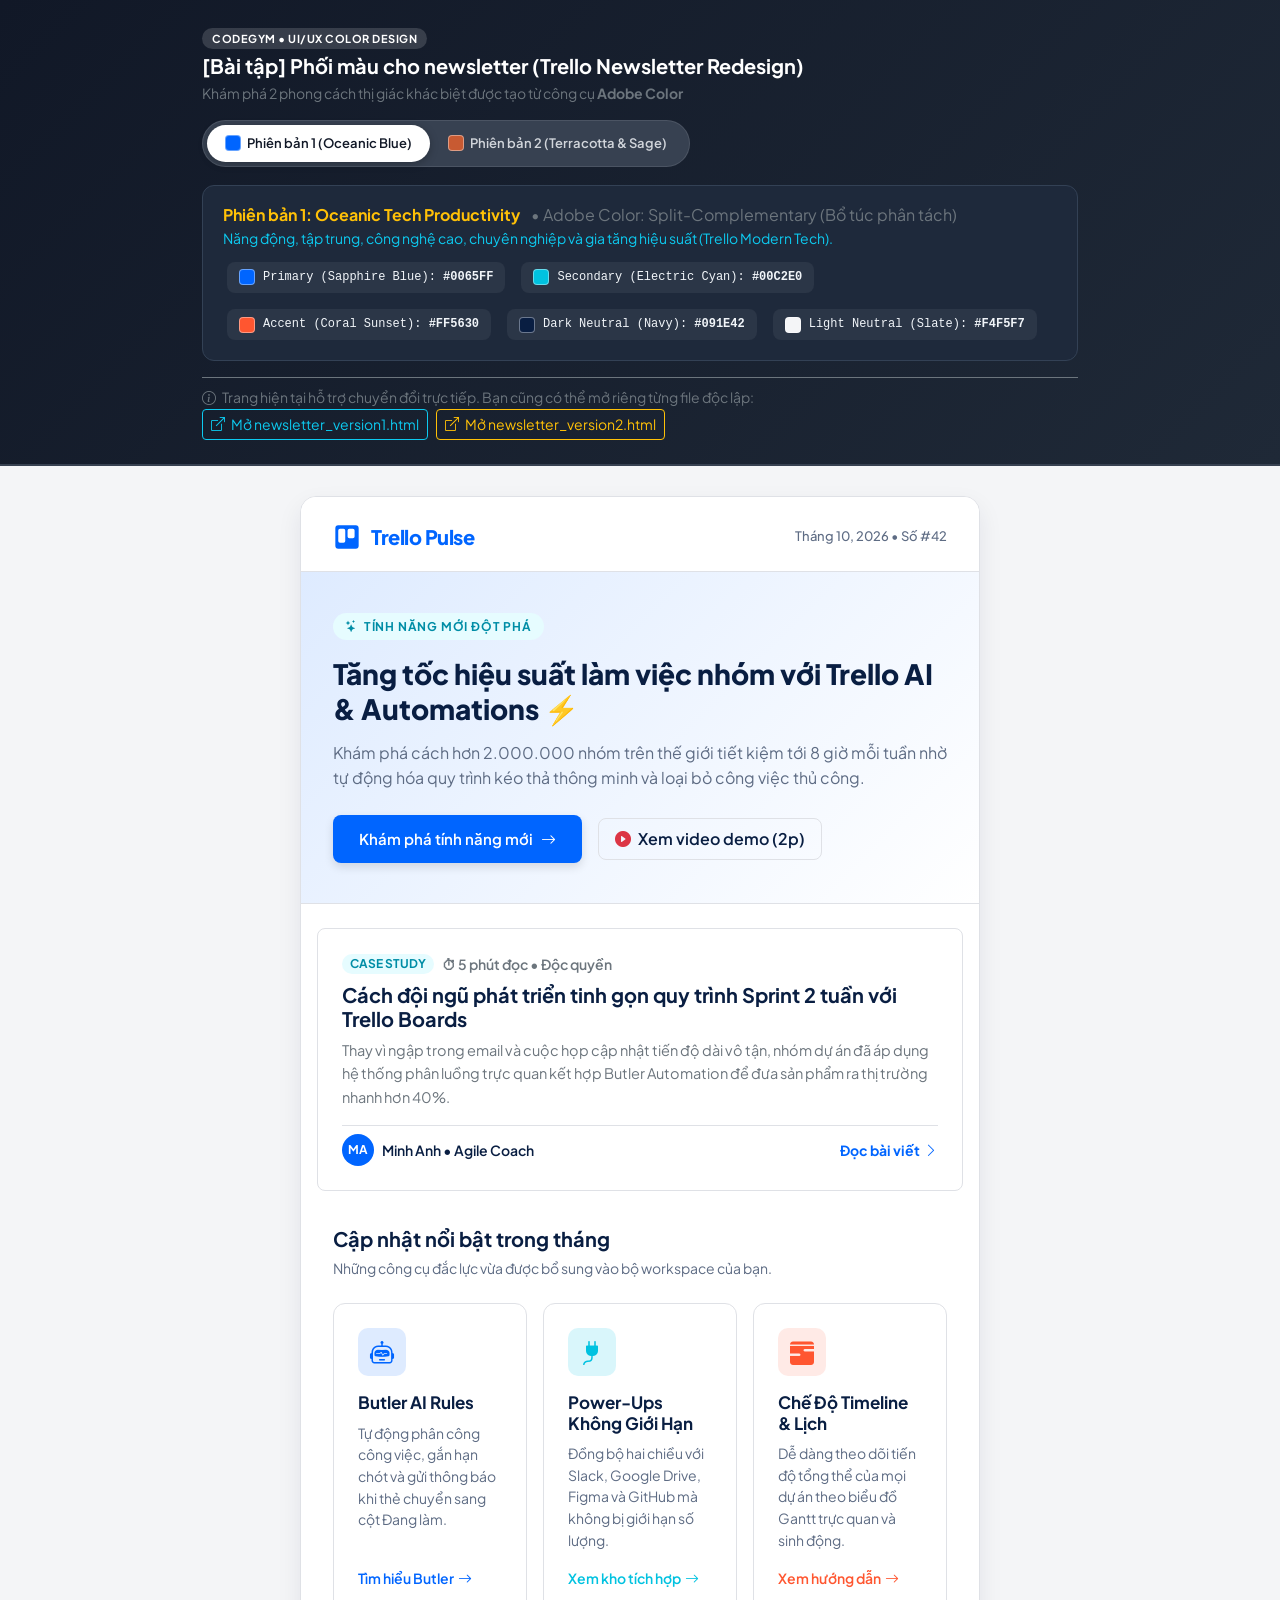
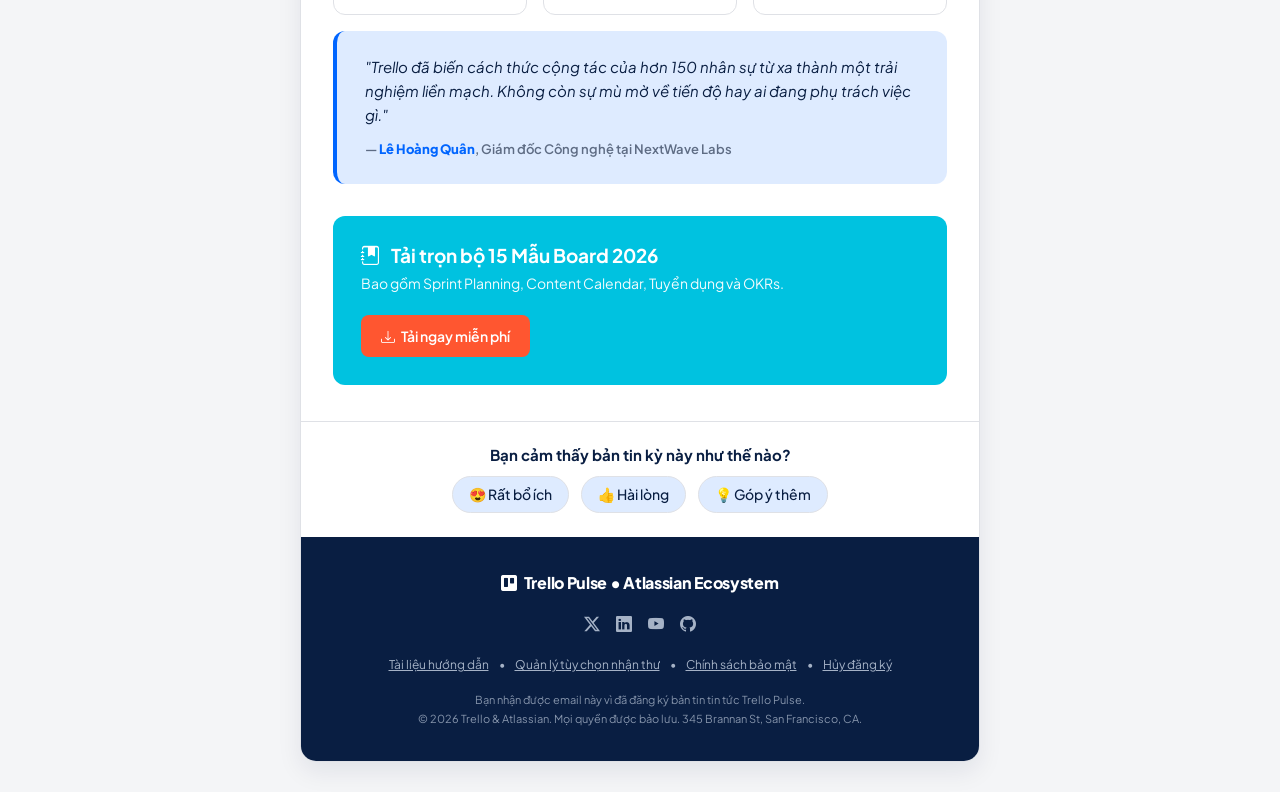
<file: index.html>
<!DOCTYPE html>
<html lang="vi">
<head>
  <meta charset="UTF-8" />
  <meta name="viewport" content="width=device-width, initial-scale=1.0" />
  <title>[Bài tập] Phối màu cho newsletter - CodeGym Web Development</title>
  
  <!-- Bootstrap 5.3.3 CSS -->
  <link href="https://cdn.jsdelivr.net/npm/bootstrap@5.3.3/dist/css/bootstrap.min.css" rel="stylesheet" />
  <!-- Bootstrap Icons -->
  <link rel="stylesheet" href="https://cdn.jsdelivr.net/npm/bootstrap-icons@1.11.3/font/bootstrap-icons.min.css" />
  
  <!-- Dynamic Theme CSS Link (Default: Oceanic Tech) -->
  <link id="theme-stylesheet" rel="stylesheet" href="css/theme-oceanic.css" />
  <!-- Base Newsletter CSS -->
  <link rel="stylesheet" href="css/newsletter-base.css" />

  <style>
    /* Styling riêng cho Hub so sánh bài tập */
    .showcase-header {
      background: linear-gradient(135deg, #111827 0%, #1f2937 100%);
      color: #ffffff;
      padding: 24px 20px;
      border-bottom: 2px solid #374151;
    }
    .showcase-header .badge-edition {
      background: rgba(255, 255, 255, 0.15);
      font-size: 11px;
      letter-spacing: 0.5px;
      text-transform: uppercase;
      padding: 4px 10px;
      border-radius: 20px;
      font-weight: 700;
    }
    .theme-toggle-group {
      background: #374151;
      padding: 4px;
      border-radius: 30px;
      display: inline-flex;
      border: 1px solid rgba(255,255,255,0.1);
    }
    .theme-toggle-btn {
      border: none;
      background: transparent;
      color: #d1d5db;
      font-size: 13px;
      font-weight: 600;
      padding: 8px 18px;
      border-radius: 25px;
      transition: all 0.25s ease;
      display: flex;
      align-items: center;
      gap: 6px;
      cursor: pointer;
    }
    .theme-toggle-btn.active {
      background: #ffffff;
      color: #111827;
      box-shadow: 0 2px 8px rgba(0,0,0,0.25);
    }
    .palette-drawer {
      background: #1e293b;
      border-radius: 12px;
      padding: 16px 20px;
      margin-top: 18px;
      border: 1px solid #334155;
    }
    .color-swatch-item {
      display: inline-flex;
      align-items: center;
      gap: 8px;
      background: rgba(255, 255, 255, 0.06);
      padding: 6px 12px;
      border-radius: 8px;
      font-size: 12px;
      color: #f1f5f9;
      font-family: monospace;
      margin: 4px;
    }
    .color-swatch-circle {
      width: 16px;
      height: 16px;
      border-radius: 4px;
      border: 1px solid rgba(255,255,255,0.4);
    }
  </style>
</head>
<body>

  <!-- Top Showcase Hub Bar -->
  <div class="showcase-header">
    <div class="container" style="max-width: 900px;">
      <div class="d-flex flex-wrap justify-content-between align-items-center gap-3">
        <div>
          <span class="badge-edition">CodeGym • UI/UX Color Design</span>
          <h1 class="h5 fw-bold mb-1 mt-1 text-white">
            [Bài tập] Phối màu cho newsletter (Trello Newsletter Redesign)
          </h1>
          <p class="small text-secondary mb-0">
            Khám phá 2 phong cách thị giác khác biệt được tạo từ công cụ <strong>Adobe Color</strong>
          </p>
        </div>

        <!-- Bộ chuyển đổi theme tương tác ngay lập tức -->
        <div class="d-flex align-items-center gap-2">
          <div class="theme-toggle-group">
            <button class="theme-toggle-btn active" id="btn-theme-1" onclick="switchTheme('oceanic')">
              <span class="color-swatch-circle" style="background: #0065FF;"></span>
              Phiên bản 1 (Oceanic Blue)
            </button>
            <button class="theme-toggle-btn" id="btn-theme-2" onclick="switchTheme('terracotta')">
              <span class="color-swatch-circle" style="background: #C85A32;"></span>
              Phiên bản 2 (Terracotta & Sage)
            </button>
          </div>
        </div>
      </div>

      <!-- Khay thông tin mã màu Adobe Color theo theme hiện tại -->
      <div class="palette-drawer" id="palette-info-box">
        <!-- Nội dung JS cập nhật tự động -->
      </div>

      <!-- Liên kết mở từng trang độc lập -->
      <div class="d-flex flex-wrap justify-content-between align-items-center mt-3 pt-2 border-top border-secondary text-secondary small">
        <span><i class="bi bi-info-circle me-1"></i> Trang hiện tại hỗ trợ chuyển đổi trực tiếp. Bạn cũng có thể mở riêng từng file độc lập:</span>
        <div class="d-flex gap-2 mt-2 mt-sm-0">
          <a href="newsletter_version1.html" class="btn btn-sm btn-outline-info py-1 px-2 text-decoration-none">
            <i class="bi bi-box-arrow-up-right me-1"></i> Mở newsletter_version1.html
          </a>
          <a href="newsletter_version2.html" class="btn btn-sm btn-outline-warning py-1 px-2 text-decoration-none">
            <i class="bi bi-box-arrow-up-right me-1"></i> Mở newsletter_version2.html
          </a>
        </div>
      </div>
    </div>
  </div>

  <!-- Newsletter Container (max 680px chuẩn Email) -->
  <div class="newsletter-wrapper">
    
    <!-- Header -->
    <header class="newsletter-header">
      <a href="#" class="brand-logo">
        <svg viewBox="0 0 24 24" xmlns="http://www.w3.org/2000/svg">
          <path d="M19.5 2h-15A2.5 2.5 0 0 0 2 4.5v15A2.5 2.5 0 0 0 4.5 22h15a2.5 2.5 0 0 0 2.5-2.5v-15A2.5 2.5 0 0 0 19.5 2zm-9 13.5a1.5 1.5 0 0 1-1.5 1.5h-3A1.5 1.5 0 0 1 4.5 15.5v-9A1.5 1.5 0 0 1 6 5h3a1.5 1.5 0 0 1 1.5 1.5v9zm8-4a1.5 1.5 0 0 1-1.5 1.5h-3a1.5 1.5 0 0 1-1.5-1.5v-5A1.5 1.5 0 0 1 14 5h3a1.5 1.5 0 0 1 1.5 1.5v5z"/>
        </svg>
        <span>Trello Pulse</span>
      </a>
      <div class="header-meta">
        <span>Tháng 10, 2026 • Số #42</span>
      </div>
    </header>

    <!-- Hero Section -->
    <section class="hero-section">
      <span class="hero-tag" id="hero-tag-text">
        <i class="bi bi-stars"></i> TÍNH NĂNG MỚI ĐỘT PHÁ
      </span>
      <h1 class="hero-title" id="hero-title-text">
        Tăng tốc hiệu suất làm việc nhóm với Trello AI & Automations ⚡
      </h1>
      <p class="hero-subtitle" id="hero-subtitle-text">
        Khám phá cách hơn 2.000.000 nhóm trên thế giới tiết kiệm tới 8 giờ mỗi tuần nhờ tự động hóa quy trình kéo thả thông minh và loại bỏ công việc thủ công.
      </p>
      <div class="d-flex flex-wrap gap-3 align-items-center">
        <a href="#explore" class="btn-primary-custom">
          <span>Khám phá tính năng mới</span>
          <i class="bi bi-arrow-right"></i>
        </a>
        <a href="#video" class="btn btn-outline-secondary py-2 px-3 fw-semibold rounded-3 text-decoration-none" style="color: var(--text-main); border-color: var(--border-color);">
          <i class="bi bi-play-circle-fill text-danger me-1"></i> Xem video demo (2p)
        </a>
      </div>
    </section>

    <!-- Main Story Card -->
    <div class="p-4 mx-3 mt-4 border rounded-3 bg-white" style="border-color: var(--border-color) !important;">
      <div class="d-flex align-items-center gap-2 mb-2">
        <span class="badge rounded-pill" style="background-color: var(--badge-bg); color: var(--badge-text); font-weight: 700;">
          CASE STUDY
        </span>
        <small class="text-secondary fw-semibold">⏱ 5 phút đọc • Độc quyền</small>
      </div>
      <h2 class="h5 fw-bold" style="color: var(--text-main);">
        Cách đội ngũ phát triển tinh gọn quy trình Sprint 2 tuần với Trello Boards
      </h2>
      <p class="mb-3 text-secondary" style="font-size: 14.5px; line-height: 1.6;">
        Thay vì ngập trong email và cuộc họp cập nhật tiến độ dài vô tận, nhóm dự án đã áp dụng hệ thống phân luồng trực quan kết hợp Butler Automation để đưa sản phẩm ra thị trường nhanh hơn 40%.
      </p>
      <div class="d-flex justify-content-between align-items-center pt-2 border-top" style="border-color: var(--border-color) !important;">
        <div class="d-flex align-items-center gap-2">
          <div class="rounded-circle d-flex align-items-center justify-content-center text-white fw-bold" style="width: 32px; height: 32px; background: var(--primary-color); font-size: 12px;">
            MA
          </div>
          <small class="fw-semibold" style="color: var(--text-main);">Minh Anh • Agile Coach</small>
        </div>
        <a href="#" class="card-link fw-bold">
          Đọc bài viết <i class="bi bi-chevron-right"></i>
        </a>
      </div>
    </div>

    <!-- Features Section (Bootstrap Grid) -->
    <section class="features-container" id="explore">
      <h3 class="section-heading">Cập nhật nổi bật trong tháng</h3>
      <p class="section-desc">Những công cụ đắc lực vừa được bổ sung vào bộ workspace của bạn.</p>

      <div class="row g-3">
        <!-- Feature 1 -->
        <div class="col-md-4">
          <div class="newsletter-card">
            <div class="card-icon-box">
              <i class="bi bi-robot fs-4"></i>
            </div>
            <h4 class="card-title-custom">Butler AI Rules</h4>
            <p class="card-text-custom">
              Tự động phân công công việc, gắn hạn chót và gửi thông báo khi thẻ chuyển sang cột Đang làm.
            </p>
            <a href="#" class="card-link">
              Tìm hiểu Butler <i class="bi bi-arrow-right"></i>
            </a>
          </div>
        </div>

        <!-- Feature 2 -->
        <div class="col-md-4">
          <div class="newsletter-card">
            <div class="card-icon-box secondary-box">
              <i class="bi bi-plug-fill fs-4"></i>
            </div>
            <h4 class="card-title-custom">Power-Ups Không Giới Hạn</h4>
            <p class="card-text-custom">
              Đồng bộ hai chiều với Slack, Google Drive, Figma và GitHub mà không bị giới hạn số lượng.
            </p>
            <a href="#" class="card-link" style="color: var(--secondary-color);">
              Xem kho tích hợp <i class="bi bi-arrow-right"></i>
            </a>
          </div>
        </div>

        <!-- Feature 3 -->
        <div class="col-md-4">
          <div class="newsletter-card">
            <div class="card-icon-box accent-box">
              <i class="bi bi-calendar3-range-fill fs-4"></i>
            </div>
            <h4 class="card-title-custom">Chế Độ Timeline & Lịch</h4>
            <p class="card-text-custom">
              Dễ dàng theo dõi tiến độ tổng thể của mọi dự án theo biểu đồ Gantt trực quan và sinh động.
            </p>
            <a href="#" class="card-link" style="color: var(--accent-color);">
              Xem hướng dẫn <i class="bi bi-arrow-right"></i>
            </a>
          </div>
        </div>
      </div>
    </section>

    <!-- Community Quote -->
    <div class="spotlight-box">
      <p class="spotlight-quote">
        "Trello đã biến cách thức cộng tác của hơn 150 nhân sự từ xa thành một trải nghiệm liền mạch. Không còn sự mù mờ về tiến độ hay ai đang phụ trách việc gì."
      </p>
      <div class="spotlight-author">
        — <strong>Lê Hoàng Quân</strong>, Giám đốc Công nghệ tại NextWave Labs
      </div>
    </div>

    <!-- Quick CTA Banner -->
    <div class="banner-card">
      <div>
        <h4><i class="bi bi-journal-bookmark-fill me-2"></i> Tải trọn bộ 15 Mẫu Board 2026</h4>
        <p>Bao gồm Sprint Planning, Content Calendar, Tuyển dụng và OKRs.</p>
      </div>
      <div>
        <a href="#" class="btn-accent-custom text-nowrap" id="banner-btn">
          <i class="bi bi-download"></i> Tải ngay miễn phí
        </a>
      </div>
    </div>

    <!-- Feedback & Reaction -->
    <div class="feedback-box">
      <h5>Bạn cảm thấy bản tin kỳ này như thế nào?</h5>
      <div class="feedback-reactions">
        <button class="reaction-btn" type="button">😍 Rất bổ ích</button>
        <button class="reaction-btn" type="button">👍 Hài lòng</button>
        <button class="reaction-btn" type="button">💡 Góp ý thêm</button>
      </div>
    </div>

    <!-- Footer -->
    <footer class="newsletter-footer">
      <div class="footer-logo">
        <i class="bi bi-trello me-1"></i> Trello Pulse • Atlassian Ecosystem
      </div>
      <div class="footer-social">
        <a href="#" title="Twitter"><i class="bi bi-twitter-x"></i></a>
        <a href="#" title="LinkedIn"><i class="bi bi-linkedin"></i></a>
        <a href="#" title="YouTube"><i class="bi bi-youtube"></i></a>
        <a href="#" title="GitHub"><i class="bi bi-github"></i></a>
      </div>
      <div class="footer-links">
        <a href="#">Tài liệu hướng dẫn</a> •
        <a href="#">Quản lý tùy chọn nhận thư</a> •
        <a href="#">Chính sách bảo mật</a> •
        <a href="#">Hủy đăng ký</a>
      </div>
      <p class="footer-disclaimer mb-0">
        Bạn nhận được email này vì đã đăng ký bản tin tin tức Trello Pulse. <br/>
        &copy; 2026 Trello & Atlassian. Mọi quyền được bảo lưu. 345 Brannan St, San Francisco, CA.
      </p>
    </footer>

  </div>

  <!-- Scripts: Theme Switcher & Dynamic Metadata -->
  <script>
    const palettes = {
      oceanic: {
        name: "Phiên bản 1: Oceanic Tech Productivity",
        rule: "Adobe Color: Split-Complementary (Bổ túc phân tách)",
        mood: "Năng động, tập trung, công nghệ cao, chuyên nghiệp và gia tăng hiệu suất (Trello Modern Tech).",
        colors: [
          { name: "Primary (Sapphire Blue)", hex: "#0065FF" },
          { name: "Secondary (Electric Cyan)", hex: "#00C2E0" },
          { name: "Accent (Coral Sunset)", hex: "#FF5630" },
          { name: "Dark Neutral (Navy)", hex: "#091E42" },
          { name: "Light Neutral (Slate)", hex: "#F4F5F7" }
        ],
        heroTag: '<i class="bi bi-stars"></i> TÍNH NĂNG MỚI ĐỘT PHÁ',
        heroTitle: 'Tăng tốc hiệu suất làm việc nhóm với Trello AI & Automations ⚡',
        heroSubtitle: 'Khám phá cách hơn 2.000.000 nhóm trên thế giới tiết kiệm tới 8 giờ mỗi tuần nhờ tự động hóa quy trình kéo thả thông minh và loại bỏ công việc thủ công.',
        bannerBtnStyle: ''
      },
      terracotta: {
        name: "Phiên bản 2: Warm Terracotta & Sage",
        rule: "Adobe Color: Compound / Analogous + Accent (Hài hòa hữu cơ)",
        mood: "Ấm áp, sáng tạo, thư giãn, khơi nguồn cảm hứng và mang tính nhân bản (Creative Studio).",
        colors: [
          { name: "Primary (Warm Terracotta)", hex: "#C85A32" },
          { name: "Secondary (Sage Teal)", hex: "#4E878C" },
          { name: "Accent (Apricot Peach)", hex: "#E29578" },
          { name: "Dark Neutral (Espresso)", hex: "#2D2327" },
          { name: "Light Neutral (Cream)", hex: "#FBF8F5" }
        ],
        heroTag: '<i class="bi bi-feather"></i> KHÔNG GIAN SÁNG TẠO',
        heroTitle: 'Khơi nguồn cảm hứng làm việc với không gian Trello Board thế hệ mới 🌿',
        heroSubtitle: 'Tái định hình trải nghiệm cộng tác nhóm với bảng màu ấm áp, bố cục hài hòa và các luồng làm việc tự nhiên giúp giảm áp lực và tăng cường sự gắn kết.',
        bannerBtnStyle: 'background-color: #ffffff; color: #2D2327 !important; font-weight: 700;'
      }
    };

    function renderPaletteDrawer(key) {
      const p = palettes[key];
      const drawer = document.getElementById('palette-info-box');
      let html = `
        <div class="d-flex flex-wrap justify-content-between align-items-center mb-2">
          <div>
            <strong class="text-warning">${p.name}</strong>
            <span class="text-secondary ms-2">• ${p.rule}</span>
          </div>
          <small class="text-info">${p.mood}</small>
        </div>
        <div class="d-flex flex-wrap gap-2">
      `;
      p.colors.forEach(c => {
        html += `
          <div class="color-swatch-item">
            <span class="color-swatch-circle" style="background: ${c.hex};"></span>
            <span>${c.name}: <strong>${c.hex}</strong></span>
          </div>
        `;
      });
      html += `</div>`;
      drawer.innerHTML = html;
    }

    function switchTheme(key) {
      const themeLink = document.getElementById('theme-stylesheet');
      const btn1 = document.getElementById('btn-theme-1');
      const btn2 = document.getElementById('btn-theme-2');
      const p = palettes[key];

      if (key === 'oceanic') {
        themeLink.href = 'css/theme-oceanic.css';
        btn1.classList.add('active');
        btn2.classList.remove('active');
      } else {
        themeLink.href = 'css/theme-terracotta.css';
        btn2.classList.add('active');
        btn1.classList.remove('active');
      }

      document.getElementById('hero-tag-text').innerHTML = p.heroTag;
      document.getElementById('hero-title-text').innerHTML = p.heroTitle;
      document.getElementById('hero-subtitle-text').innerHTML = p.heroSubtitle;

      const bannerBtn = document.getElementById('banner-btn');
      if (p.bannerBtnStyle) {
        bannerBtn.setAttribute('style', p.bannerBtnStyle);
      } else {
        bannerBtn.removeAttribute('style');
      }

      renderPaletteDrawer(key);
    }

    // Khởi tạo hiển thị khay mã màu ban đầu
    renderPaletteDrawer('oceanic');
  </script>

  <!-- Bootstrap JS Bundle -->
  <script src="https://cdn.jsdelivr.net/npm/bootstrap@5.3.3/dist/js/bootstrap.bundle.min.js"></script>
</body>
</html>
</file>
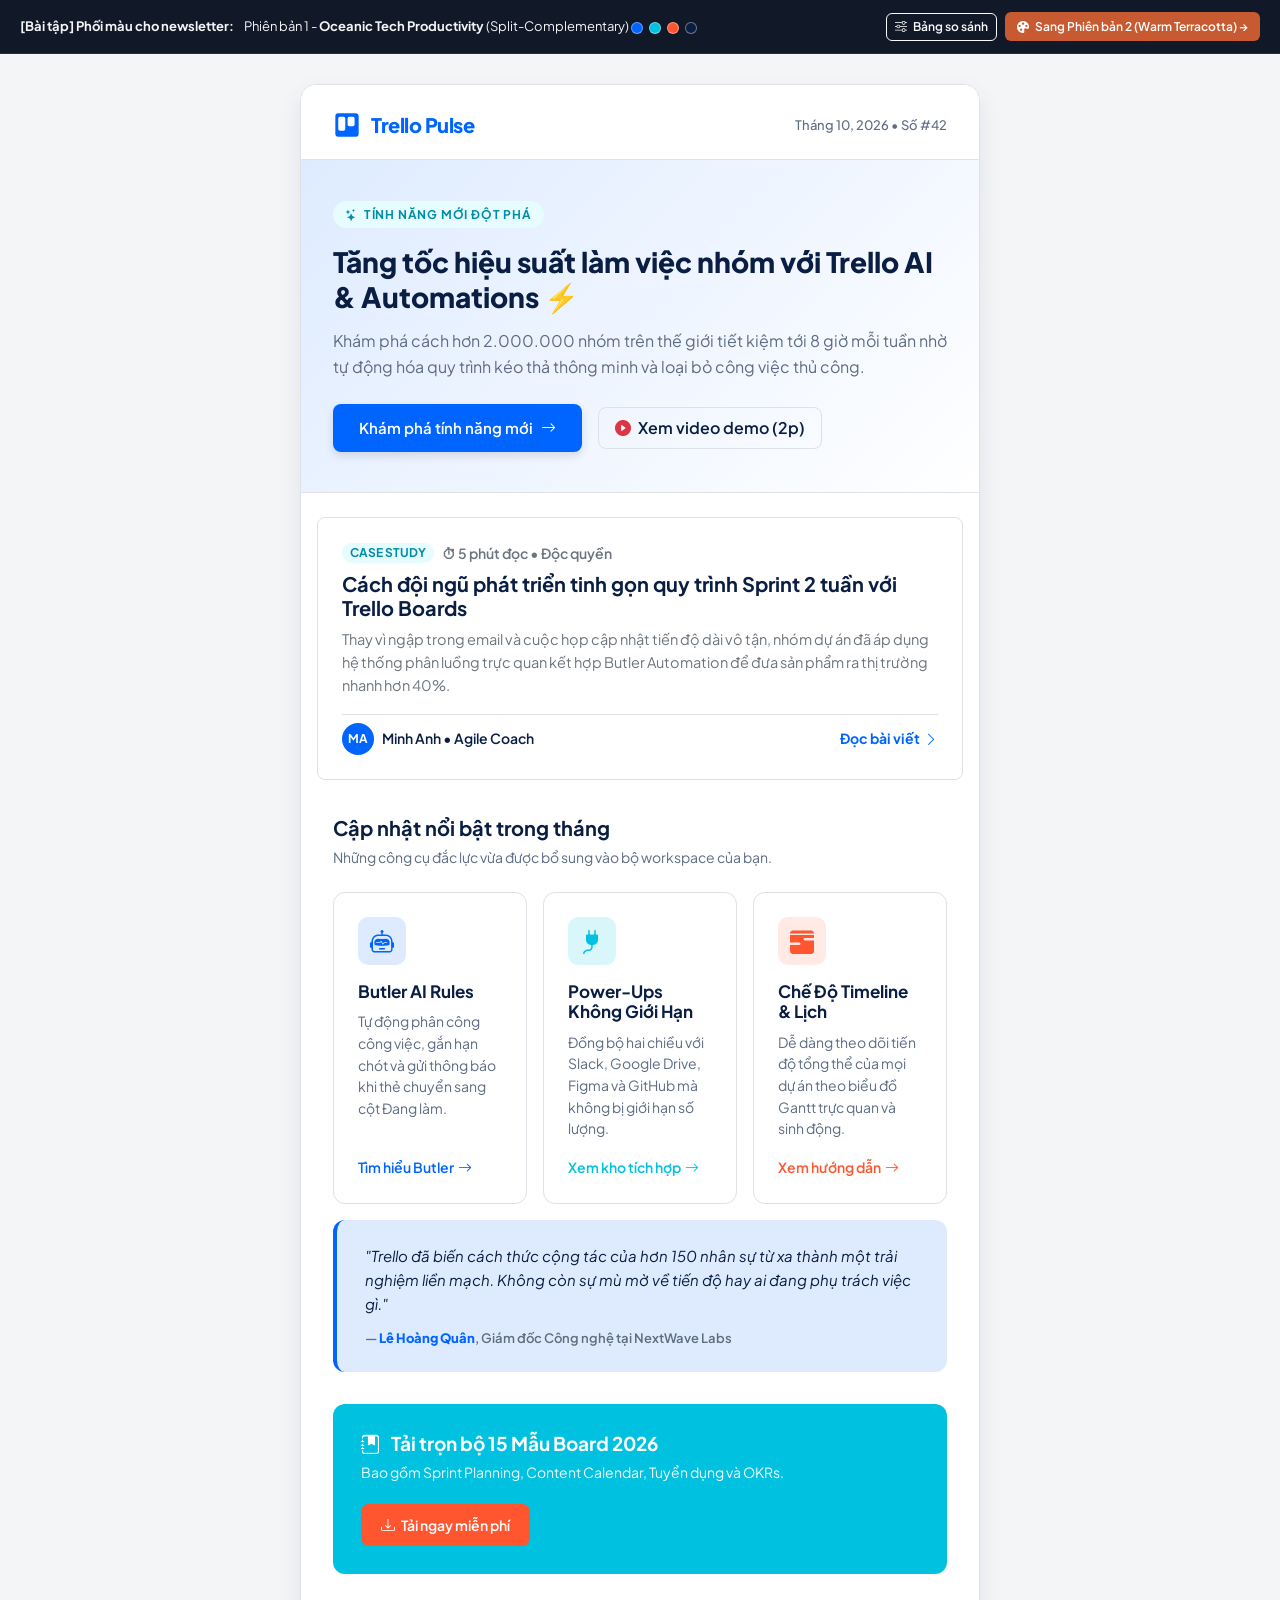
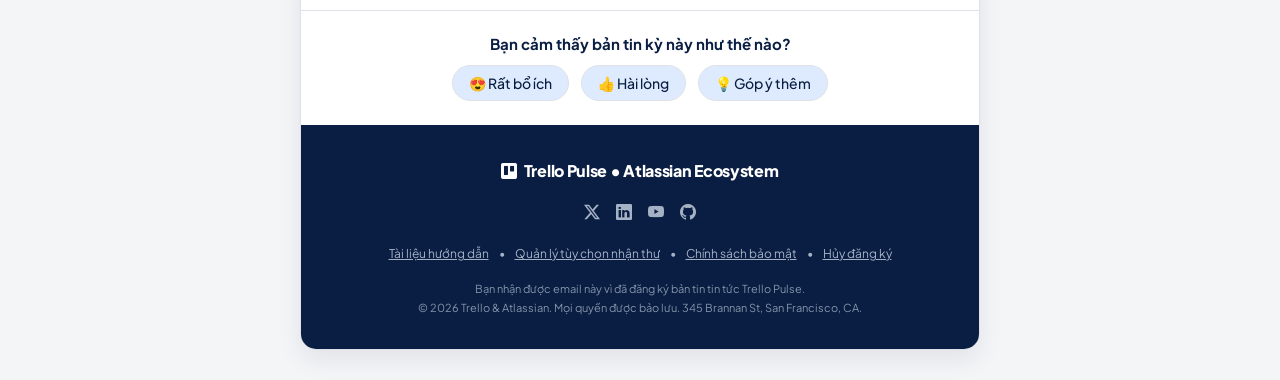
<file: newsletter_version1.html>
<!DOCTYPE html>
<html lang="vi">
<head>
  <meta charset="UTF-8" />
  <meta name="viewport" content="width=device-width, initial-scale=1.0" />
  <title>Trello Pulse Newsletter - Phiên bản 1: Oceanic Tech Productivity</title>
  
  <!-- Bootstrap 5.3.3 CSS -->
  <link href="https://cdn.jsdelivr.net/npm/bootstrap@5.3.3/dist/css/bootstrap.min.css" rel="stylesheet" />
  <!-- Bootstrap Icons -->
  <link rel="stylesheet" href="https://cdn.jsdelivr.net/npm/bootstrap-icons@1.11.3/font/bootstrap-icons.min.css" />
  
  <!-- Theme 1 CSS & Newsletter Base CSS -->
  <link rel="stylesheet" href="css/theme-oceanic.css" />
  <link rel="stylesheet" href="css/newsletter-base.css" />
</head>
<body>

  <!-- Thanh điều hướng & so sánh bài tập CodeGym -->
  <div class="comparison-bar">
    <div>
      <strong>[Bài tập] Phối màu cho newsletter:</strong>
      <span class="ms-2">Phiên bản 1 - <strong>Oceanic Tech Productivity</strong> (Split-Complementary)</span>
      <span class="color-pill" style="background:#0065FF;" title="Primary: #0065FF"></span>
      <span class="color-pill" style="background:#00C2E0;" title="Secondary: #00C2E0"></span>
      <span class="color-pill" style="background:#FF5630;" title="Accent: #FF5630"></span>
      <span class="color-pill" style="background:#091E42;" title="Dark: #091E42"></span>
    </div>
    <div class="d-flex align-items-center gap-2">
      <a href="index.html" class="btn btn-sm btn-outline-light py-1 px-2">
        <i class="bi bi-sliders"></i> Bảng so sánh
      </a>
      <a href="newsletter_version2.html" class="btn-theme-2">
        <i class="bi bi-palette-fill"></i> Sang Phiên bản 2 (Warm Terracotta) &rarr;
      </a>
    </div>
  </div>

  <!-- Vỏ bọc Newsletter (max 680px chuẩn Email) -->
  <div class="newsletter-wrapper">
    
    <!-- Header -->
    <header class="newsletter-header">
      <a href="#" class="brand-logo">
        <svg viewBox="0 0 24 24" xmlns="http://www.w3.org/2000/svg">
          <path d="M19.5 2h-15A2.5 2.5 0 0 0 2 4.5v15A2.5 2.5 0 0 0 4.5 22h15a2.5 2.5 0 0 0 2.5-2.5v-15A2.5 2.5 0 0 0 19.5 2zm-9 13.5a1.5 1.5 0 0 1-1.5 1.5h-3A1.5 1.5 0 0 1 4.5 15.5v-9A1.5 1.5 0 0 1 6 5h3a1.5 1.5 0 0 1 1.5 1.5v9zm8-4a1.5 1.5 0 0 1-1.5 1.5h-3a1.5 1.5 0 0 1-1.5-1.5v-5A1.5 1.5 0 0 1 14 5h3a1.5 1.5 0 0 1 1.5 1.5v5z"/>
        </svg>
        <span>Trello Pulse</span>
      </a>
      <div class="header-meta">
        <span>Tháng 10, 2026 • Số #42</span>
      </div>
    </header>

    <!-- Hero Section -->
    <section class="hero-section">
      <span class="hero-tag">
        <i class="bi bi-stars"></i> TÍNH NĂNG MỚI ĐỘT PHÁ
      </span>
      <h1 class="hero-title">Tăng tốc hiệu suất làm việc nhóm với Trello AI & Automations ⚡</h1>
      <p class="hero-subtitle">
        Khám phá cách hơn 2.000.000 nhóm trên thế giới tiết kiệm tới 8 giờ mỗi tuần nhờ tự động hóa quy trình kéo thả thông minh và loại bỏ công việc thủ công.
      </p>
      <div class="d-flex flex-wrap gap-3 align-items-center">
        <a href="#explore" class="btn-primary-custom">
          <span>Khám phá tính năng mới</span>
          <i class="bi bi-arrow-right"></i>
        </a>
        <a href="#video" class="btn btn-outline-secondary py-2 px-3 fw-semibold rounded-3 text-decoration-none" style="color: var(--text-main); border-color: var(--border-color);">
          <i class="bi bi-play-circle-fill text-danger me-1"></i> Xem video demo (2p)
        </a>
      </div>
    </section>

    <!-- Main Story Card -->
    <div class="p-4 mx-3 mt-4 border rounded-3 bg-white" style="border-color: var(--border-color) !important;">
      <div class="d-flex align-items-center gap-2 mb-2">
        <span class="badge rounded-pill" style="background-color: var(--badge-bg); color: var(--badge-text); font-weight: 700;">
          CASE STUDY
        </span>
        <small class="text-secondary fw-semibold">⏱ 5 phút đọc • Độc quyền</small>
      </div>
      <h2 class="h5 fw-bold" style="color: var(--text-main);">
        Cách đội ngũ phát triển tinh gọn quy trình Sprint 2 tuần với Trello Boards
      </h2>
      <p class="mb-3 text-secondary" style="font-size: 14.5px; line-height: 1.6;">
        Thay vì ngập trong email và cuộc họp cập nhật tiến độ dài vô tận, nhóm dự án đã áp dụng hệ thống phân luồng trực quan kết hợp Butler Automation để đưa sản phẩm ra thị trường nhanh hơn 40%.
      </p>
      <div class="d-flex justify-content-between align-items-center pt-2 border-top" style="border-color: var(--border-color) !important;">
        <div class="d-flex align-items-center gap-2">
          <div class="rounded-circle d-flex align-items-center justify-content-center text-white fw-bold" style="width: 32px; height: 32px; background: var(--primary-color); font-size: 12px;">
            MA
          </div>
          <small class="fw-semibold" style="color: var(--text-main);">Minh Anh • Agile Coach</small>
        </div>
        <a href="#" class="card-link fw-bold">
          Đọc bài viết <i class="bi bi-chevron-right"></i>
        </a>
      </div>
    </div>

    <!-- Features Section (Bootstrap Grid) -->
    <section class="features-container" id="explore">
      <h3 class="section-heading">Cập nhật nổi bật trong tháng</h3>
      <p class="section-desc">Những công cụ đắc lực vừa được bổ sung vào bộ workspace của bạn.</p>

      <div class="row g-3">
        <!-- Feature 1 -->
        <div class="col-md-4">
          <div class="newsletter-card">
            <div class="card-icon-box">
              <i class="bi bi-robot fs-4"></i>
            </div>
            <h4 class="card-title-custom">Butler AI Rules</h4>
            <p class="card-text-custom">
              Tự động phân công công việc, gắn hạn chót và gửi thông báo khi thẻ chuyển sang cột Đang làm.
            </p>
            <a href="#" class="card-link">
              Tìm hiểu Butler <i class="bi bi-arrow-right"></i>
            </a>
          </div>
        </div>

        <!-- Feature 2 -->
        <div class="col-md-4">
          <div class="newsletter-card">
            <div class="card-icon-box secondary-box">
              <i class="bi bi-plug-fill fs-4"></i>
            </div>
            <h4 class="card-title-custom">Power-Ups Không Giới Hạn</h4>
            <p class="card-text-custom">
              Đồng bộ hai chiều với Slack, Google Drive, Figma và GitHub mà không bị giới hạn số lượng.
            </p>
            <a href="#" class="card-link" style="color: var(--secondary-color);">
              Xem kho tích hợp <i class="bi bi-arrow-right"></i>
            </a>
          </div>
        </div>

        <!-- Feature 3 -->
        <div class="col-md-4">
          <div class="newsletter-card">
            <div class="card-icon-box accent-box">
              <i class="bi bi-calendar3-range-fill fs-4"></i>
            </div>
            <h4 class="card-title-custom">Chế Độ Timeline & Lịch</h4>
            <p class="card-text-custom">
              Dễ dàng theo dõi tiến độ tổng thể của mọi dự án theo biểu đồ Gantt trực quan và sinh động.
            </p>
            <a href="#" class="card-link" style="color: var(--accent-color);">
              Xem hướng dẫn <i class="bi bi-arrow-right"></i>
            </a>
          </div>
        </div>
      </div>
    </section>

    <!-- Community Quote -->
    <div class="spotlight-box">
      <p class="spotlight-quote">
        "Trello đã biến cách thức cộng tác của hơn 150 nhân sự từ xa thành một trải nghiệm liền mạch. Không còn sự mù mờ về tiến độ hay ai đang phụ trách việc gì."
      </p>
      <div class="spotlight-author">
        — <strong>Lê Hoàng Quân</strong>, Giám đốc Công nghệ tại NextWave Labs
      </div>
    </div>

    <!-- Quick CTA Banner -->
    <div class="banner-card">
      <div>
        <h4><i class="bi bi-journal-bookmark-fill me-2"></i> Tải trọn bộ 15 Mẫu Board 2026</h4>
        <p>Bao gồm Sprint Planning, Content Calendar, Tuyển dụng và OKRs.</p>
      </div>
      <div>
        <a href="#" class="btn-accent-custom text-nowrap">
          <i class="bi bi-download"></i> Tải ngay miễn phí
        </a>
      </div>
    </div>

    <!-- Feedback & Reaction -->
    <div class="feedback-box">
      <h5>Bạn cảm thấy bản tin kỳ này như thế nào?</h5>
      <div class="feedback-reactions">
        <button class="reaction-btn" type="button">😍 Rất bổ ích</button>
        <button class="reaction-btn" type="button">👍 Hài lòng</button>
        <button class="reaction-btn" type="button">💡 Góp ý thêm</button>
      </div>
    </div>

    <!-- Footer -->
    <footer class="newsletter-footer">
      <div class="footer-logo">
        <i class="bi bi-trello me-1"></i> Trello Pulse • Atlassian Ecosystem
      </div>
      <div class="footer-social">
        <a href="#" title="Twitter"><i class="bi bi-twitter-x"></i></a>
        <a href="#" title="LinkedIn"><i class="bi bi-linkedin"></i></a>
        <a href="#" title="YouTube"><i class="bi bi-youtube"></i></a>
        <a href="#" title="GitHub"><i class="bi bi-github"></i></a>
      </div>
      <div class="footer-links">
        <a href="#">Tài liệu hướng dẫn</a> •
        <a href="#">Quản lý tùy chọn nhận thư</a> •
        <a href="#">Chính sách bảo mật</a> •
        <a href="#">Hủy đăng ký</a>
      </div>
      <p class="footer-disclaimer mb-0">
        Bạn nhận được email này vì đã đăng ký bản tin tin tức Trello Pulse. <br/>
        &copy; 2026 Trello & Atlassian. Mọi quyền được bảo lưu. 345 Brannan St, San Francisco, CA.
      </p>
    </footer>

  </div>

  <!-- Bootstrap JS Bundle -->
  <script src="https://cdn.jsdelivr.net/npm/bootstrap@5.3.3/dist/js/bootstrap.bundle.min.js"></script>
</body>
</html>
</file>
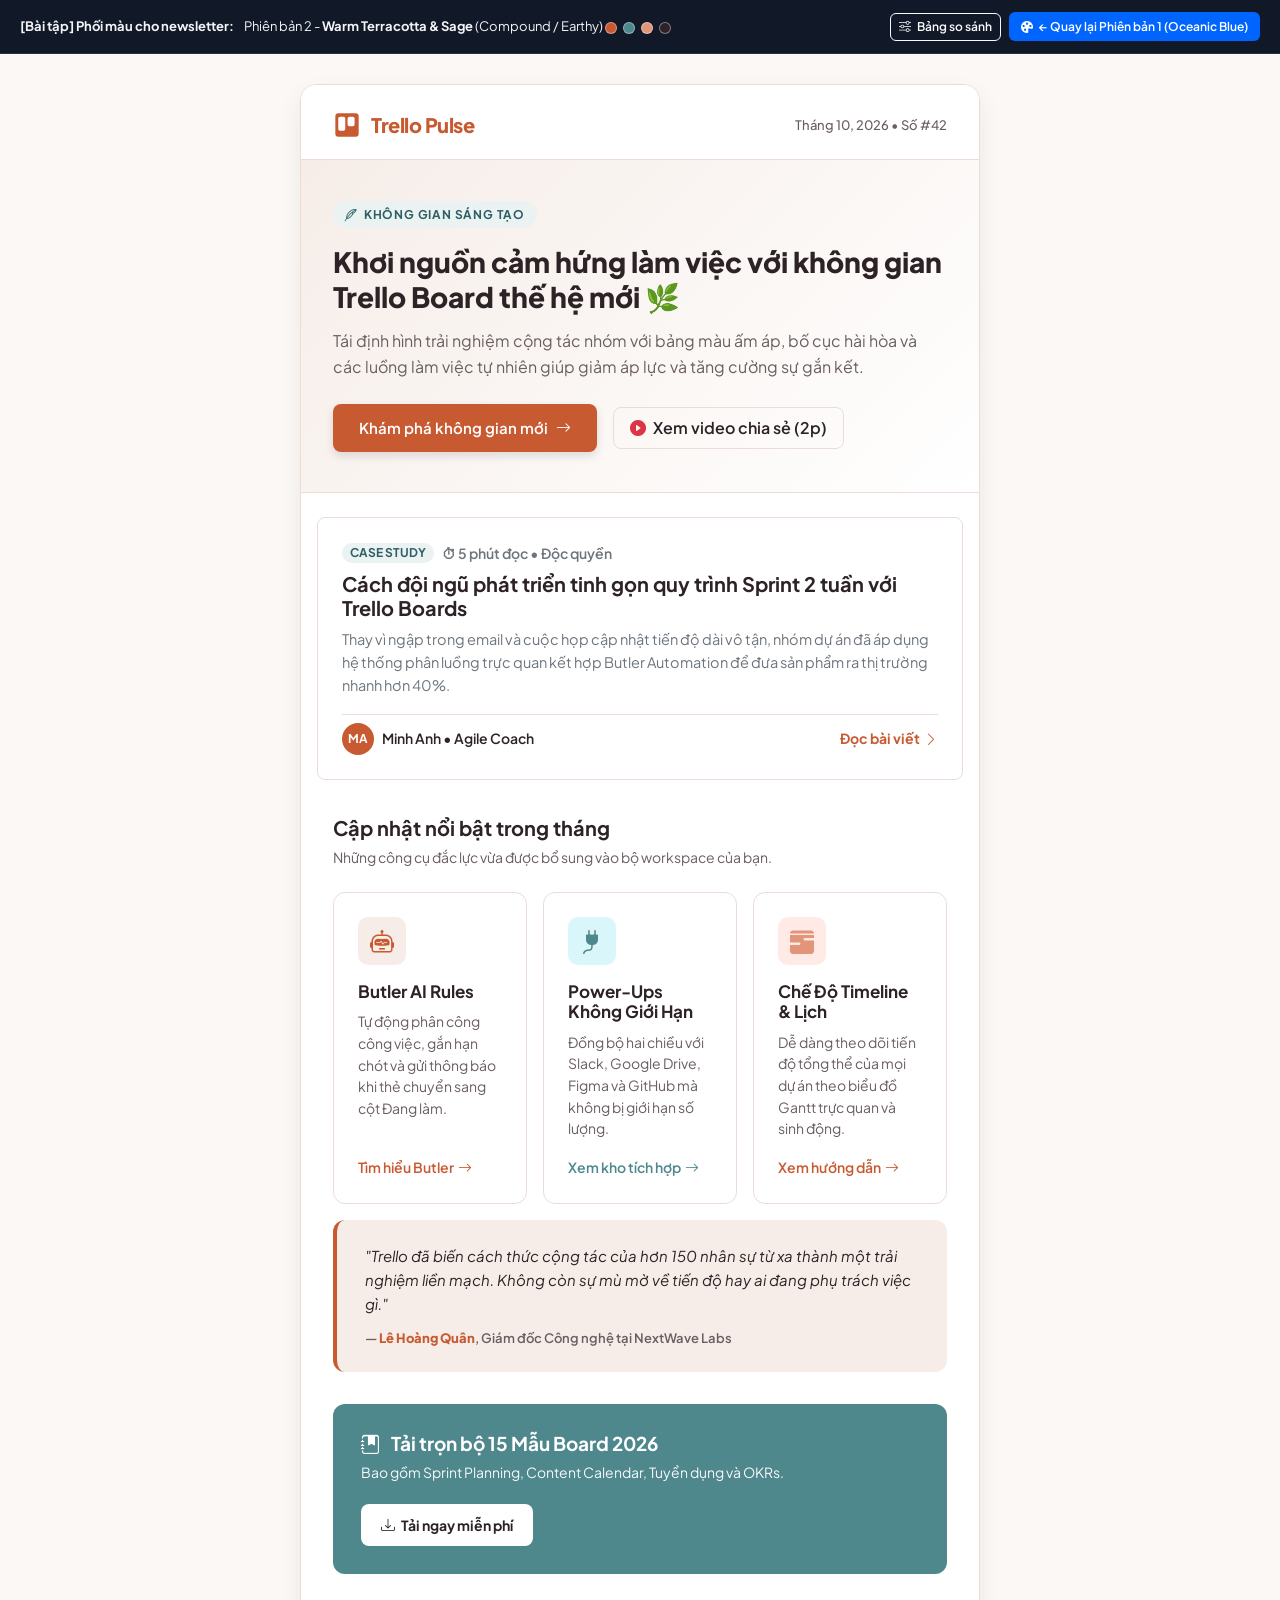
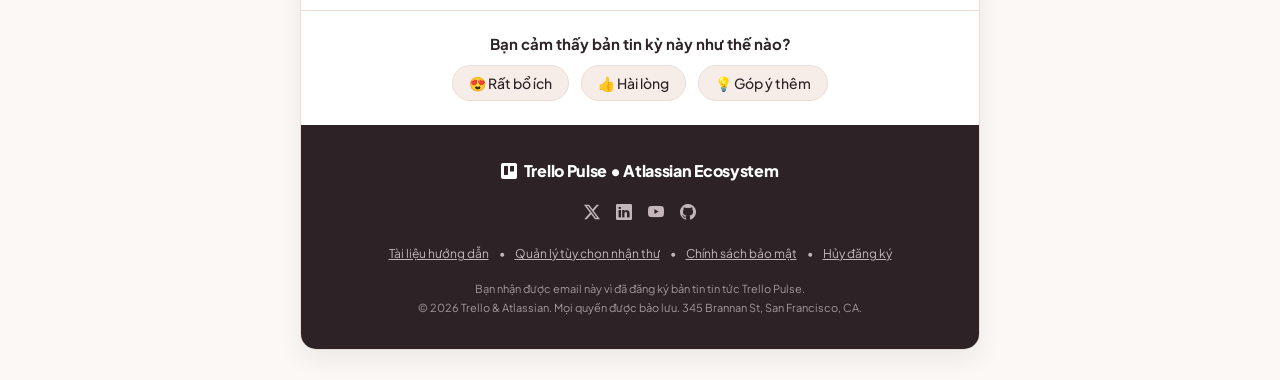
<file: newsletter_version2.html>
<!DOCTYPE html>
<html lang="vi">
<head>
  <meta charset="UTF-8" />
  <meta name="viewport" content="width=device-width, initial-scale=1.0" />
  <title>Trello Pulse Newsletter - Phiên bản 2: Warm Terracotta & Sage</title>
  
  <!-- Bootstrap 5.3.3 CSS -->
  <link href="https://cdn.jsdelivr.net/npm/bootstrap@5.3.3/dist/css/bootstrap.min.css" rel="stylesheet" />
  <!-- Bootstrap Icons -->
  <link rel="stylesheet" href="https://cdn.jsdelivr.net/npm/bootstrap-icons@1.11.3/font/bootstrap-icons.min.css" />
  
  <!-- Theme 2 CSS & Newsletter Base CSS -->
  <link rel="stylesheet" href="css/theme-terracotta.css" />
  <link rel="stylesheet" href="css/newsletter-base.css" />
</head>
<body>

  <!-- Thanh điều hướng & so sánh bài tập CodeGym -->
  <div class="comparison-bar">
    <div>
      <strong>[Bài tập] Phối màu cho newsletter:</strong>
      <span class="ms-2">Phiên bản 2 - <strong>Warm Terracotta & Sage</strong> (Compound / Earthy)</span>
      <span class="color-pill" style="background:#C85A32;" title="Primary: #C85A32"></span>
      <span class="color-pill" style="background:#4E878C;" title="Secondary: #4E878C"></span>
      <span class="color-pill" style="background:#E29578;" title="Accent: #E29578"></span>
      <span class="color-pill" style="background:#2D2327;" title="Dark: #2D2327"></span>
    </div>
    <div class="d-flex align-items-center gap-2">
      <a href="index.html" class="btn btn-sm btn-outline-light py-1 px-2">
        <i class="bi bi-sliders"></i> Bảng so sánh
      </a>
      <a href="newsletter_version1.html" class="btn-theme-1">
        <i class="bi bi-palette-fill"></i> &larr; Quay lại Phiên bản 1 (Oceanic Blue)
      </a>
    </div>
  </div>

  <!-- Vỏ bọc Newsletter (max 680px chuẩn Email) -->
  <div class="newsletter-wrapper">
    
    <!-- Header -->
    <header class="newsletter-header">
      <a href="#" class="brand-logo">
        <svg viewBox="0 0 24 24" xmlns="http://www.w3.org/2000/svg">
          <path d="M19.5 2h-15A2.5 2.5 0 0 0 2 4.5v15A2.5 2.5 0 0 0 4.5 22h15a2.5 2.5 0 0 0 2.5-2.5v-15A2.5 2.5 0 0 0 19.5 2zm-9 13.5a1.5 1.5 0 0 1-1.5 1.5h-3A1.5 1.5 0 0 1 4.5 15.5v-9A1.5 1.5 0 0 1 6 5h3a1.5 1.5 0 0 1 1.5 1.5v9zm8-4a1.5 1.5 0 0 1-1.5 1.5h-3a1.5 1.5 0 0 1-1.5-1.5v-5A1.5 1.5 0 0 1 14 5h3a1.5 1.5 0 0 1 1.5 1.5v5z"/>
        </svg>
        <span>Trello Pulse</span>
      </a>
      <div class="header-meta">
        <span>Tháng 10, 2026 • Số #42</span>
      </div>
    </header>

    <!-- Hero Section -->
    <section class="hero-section">
      <span class="hero-tag">
        <i class="bi bi-feather"></i> KHÔNG GIAN SÁNG TẠO
      </span>
      <h1 class="hero-title">Khơi nguồn cảm hứng làm việc với không gian Trello Board thế hệ mới 🌿</h1>
      <p class="hero-subtitle">
        Tái định hình trải nghiệm cộng tác nhóm với bảng màu ấm áp, bố cục hài hòa và các luồng làm việc tự nhiên giúp giảm áp lực và tăng cường sự gắn kết.
      </p>
      <div class="d-flex flex-wrap gap-3 align-items-center">
        <a href="#explore" class="btn-primary-custom">
          <span>Khám phá không gian mới</span>
          <i class="bi bi-arrow-right"></i>
        </a>
        <a href="#video" class="btn btn-outline-secondary py-2 px-3 fw-semibold rounded-3 text-decoration-none" style="color: var(--text-main); border-color: var(--border-color);">
          <i class="bi bi-play-circle-fill text-danger me-1"></i> Xem video chia sẻ (2p)
        </a>
      </div>
    </section>

    <!-- Main Story Card -->
    <div class="p-4 mx-3 mt-4 border rounded-3 bg-white" style="border-color: var(--border-color) !important;">
      <div class="d-flex align-items-center gap-2 mb-2">
        <span class="badge rounded-pill" style="background-color: var(--badge-bg); color: var(--badge-text); font-weight: 700;">
          CASE STUDY
        </span>
        <small class="text-secondary fw-semibold">⏱ 5 phút đọc • Độc quyền</small>
      </div>
      <h2 class="h5 fw-bold" style="color: var(--text-main);">
        Cách đội ngũ phát triển tinh gọn quy trình Sprint 2 tuần với Trello Boards
      </h2>
      <p class="mb-3 text-secondary" style="font-size: 14.5px; line-height: 1.6;">
        Thay vì ngập trong email và cuộc họp cập nhật tiến độ dài vô tận, nhóm dự án đã áp dụng hệ thống phân luồng trực quan kết hợp Butler Automation để đưa sản phẩm ra thị trường nhanh hơn 40%.
      </p>
      <div class="d-flex justify-content-between align-items-center pt-2 border-top" style="border-color: var(--border-color) !important;">
        <div class="d-flex align-items-center gap-2">
          <div class="rounded-circle d-flex align-items-center justify-content-center text-white fw-bold" style="width: 32px; height: 32px; background: var(--primary-color); font-size: 12px;">
            MA
          </div>
          <small class="fw-semibold" style="color: var(--text-main);">Minh Anh • Agile Coach</small>
        </div>
        <a href="#" class="card-link fw-bold">
          Đọc bài viết <i class="bi bi-chevron-right"></i>
        </a>
      </div>
    </div>

    <!-- Features Section (Bootstrap Grid) -->
    <section class="features-container" id="explore">
      <h3 class="section-heading">Cập nhật nổi bật trong tháng</h3>
      <p class="section-desc">Những công cụ đắc lực vừa được bổ sung vào bộ workspace của bạn.</p>

      <div class="row g-3">
        <!-- Feature 1 -->
        <div class="col-md-4">
          <div class="newsletter-card">
            <div class="card-icon-box">
              <i class="bi bi-robot fs-4"></i>
            </div>
            <h4 class="card-title-custom">Butler AI Rules</h4>
            <p class="card-text-custom">
              Tự động phân công công việc, gắn hạn chót và gửi thông báo khi thẻ chuyển sang cột Đang làm.
            </p>
            <a href="#" class="card-link">
              Tìm hiểu Butler <i class="bi bi-arrow-right"></i>
            </a>
          </div>
        </div>

        <!-- Feature 2 -->
        <div class="col-md-4">
          <div class="newsletter-card">
            <div class="card-icon-box secondary-box">
              <i class="bi bi-plug-fill fs-4"></i>
            </div>
            <h4 class="card-title-custom">Power-Ups Không Giới Hạn</h4>
            <p class="card-text-custom">
              Đồng bộ hai chiều với Slack, Google Drive, Figma và GitHub mà không bị giới hạn số lượng.
            </p>
            <a href="#" class="card-link" style="color: var(--secondary-color);">
              Xem kho tích hợp <i class="bi bi-arrow-right"></i>
            </a>
          </div>
        </div>

        <!-- Feature 3 -->
        <div class="col-md-4">
          <div class="newsletter-card">
            <div class="card-icon-box accent-box">
              <i class="bi bi-calendar3-range-fill fs-4"></i>
            </div>
            <h4 class="card-title-custom">Chế Độ Timeline & Lịch</h4>
            <p class="card-text-custom">
              Dễ dàng theo dõi tiến độ tổng thể của mọi dự án theo biểu đồ Gantt trực quan và sinh động.
            </p>
            <a href="#" class="card-link" style="color: var(--primary-color);">
              Xem hướng dẫn <i class="bi bi-arrow-right"></i>
            </a>
          </div>
        </div>
      </div>
    </section>

    <!-- Community Quote -->
    <div class="spotlight-box">
      <p class="spotlight-quote">
        "Trello đã biến cách thức cộng tác của hơn 150 nhân sự từ xa thành một trải nghiệm liền mạch. Không còn sự mù mờ về tiến độ hay ai đang phụ trách việc gì."
      </p>
      <div class="spotlight-author">
        — <strong>Lê Hoàng Quân</strong>, Giám đốc Công nghệ tại NextWave Labs
      </div>
    </div>

    <!-- Quick CTA Banner -->
    <div class="banner-card">
      <div>
        <h4><i class="bi bi-journal-bookmark-fill me-2"></i> Tải trọn bộ 15 Mẫu Board 2026</h4>
        <p>Bao gồm Sprint Planning, Content Calendar, Tuyển dụng và OKRs.</p>
      </div>
      <div>
        <a href="#" class="btn-accent-custom text-nowrap" style="background-color: #ffffff; color: var(--text-main) !important; font-weight: 700;">
          <i class="bi bi-download"></i> Tải ngay miễn phí
        </a>
      </div>
    </div>

    <!-- Feedback & Reaction -->
    <div class="feedback-box">
      <h5>Bạn cảm thấy bản tin kỳ này như thế nào?</h5>
      <div class="feedback-reactions">
        <button class="reaction-btn" type="button">😍 Rất bổ ích</button>
        <button class="reaction-btn" type="button">👍 Hài lòng</button>
        <button class="reaction-btn" type="button">💡 Góp ý thêm</button>
      </div>
    </div>

    <!-- Footer -->
    <footer class="newsletter-footer">
      <div class="footer-logo">
        <i class="bi bi-trello me-1"></i> Trello Pulse • Atlassian Ecosystem
      </div>
      <div class="footer-social">
        <a href="#" title="Twitter"><i class="bi bi-twitter-x"></i></a>
        <a href="#" title="LinkedIn"><i class="bi bi-linkedin"></i></a>
        <a href="#" title="YouTube"><i class="bi bi-youtube"></i></a>
        <a href="#" title="GitHub"><i class="bi bi-github"></i></a>
      </div>
      <div class="footer-links">
        <a href="#">Tài liệu hướng dẫn</a> •
        <a href="#">Quản lý tùy chọn nhận thư</a> •
        <a href="#">Chính sách bảo mật</a> •
        <a href="#">Hủy đăng ký</a>
      </div>
      <p class="footer-disclaimer mb-0">
        Bạn nhận được email này vì đã đăng ký bản tin tin tức Trello Pulse. <br/>
        &copy; 2026 Trello & Atlassian. Mọi quyền được bảo lưu. 345 Brannan St, San Francisco, CA.
      </p>
    </footer>

  </div>

  <!-- Bootstrap JS Bundle -->
  <script src="https://cdn.jsdelivr.net/npm/bootstrap@5.3.3/dist/js/bootstrap.bundle.min.js"></script>
</body>
</html>
</file>
<file: css/theme-oceanic.css>
@charset "utf-8";
/* ==========================================================================
   BỘ MÀU 1: OCEANIC TECH PRODUCTIVITY (Trello Modern Tech)
   Khám phá & lựa chọn từ Adobe Color theo quy tắc: Split-Complementary
   --------------------------------------------------------------------------
   - Primary:        #0065FF (Sapphire Blue - Tin cậy, chuyên nghiệp)
   - Primary Hover:  #0747A6 (Deep Royal Blue)
   - Secondary:      #00C2E0 (Electric Cyan - Năng động, tươi mới)
   - Accent:         #FF5630 (Coral Sunset - Kêu gọi hành động, nổi bật)
   - Accent Hover:   #DE350B (Crimson Flame)
   - Text Main:      #091E42 (Deep Navy Charcoal - Tương phản AAA WCAG)
   - Text Muted:     #5E6C84 (Slate Gray)
   - BG Page:        #F4F5F7 (Cool Light Slate)
   - BG Card:        #FFFFFF (Pure White)
   - BG Subtle:      #DEEBFF (Soft Cyan-Blue Tint)
   - Border Color:   #DFE1E6 (Clean Silver Border)
   - Footer BG:      #091E42 (Dark Midnight Navy)
   - Footer Text:    #A5B2C6 (Soft Ice Slate)
   ========================================================================== */

:root {
  --theme-name: "Oceanic Tech Productivity";
  --primary-color: #0065FF;
  --primary-hover: #0747A6;
  --secondary-color: #00C2E0;
  --accent-color: #FF5630;
  --accent-hover: #DE350B;
  --text-main: #091E42;
  --text-muted: #5E6C84;
  --bg-page: #F4F5F7;
  --bg-card: #FFFFFF;
  --bg-subtle: #DEEBFF;
  --border-color: #DFE1E6;
  --card-shadow: 0 10px 25px rgba(9, 30, 66, 0.08);
  --badge-bg: #E6FCFF;
  --badge-text: #008DA6;
  --footer-bg: #091E42;
  --footer-text: #A5B2C6;
}
</file>
<file: css/newsletter-base.css>
@charset "utf-8";
@import url('https://fonts.googleapis.com/css2?family=Plus+Jakarta+Sans:wght@400;500;600;700;800&display=swap');

/* ==========================================================================
   Base Newsletter Styling - Responsive, Modern, Accessible
   Sử dụng CSS Custom Properties để hỗ trợ phối màu linh hoạt qua Adobe Color
   ========================================================================== */

body {
  font-family: 'Plus Jakarta Sans', -apple-system, BlinkMacSystemFont, 'Segoe UI', Roboto, Helvetica, Arial, sans-serif;
  background-color: var(--bg-page, #f4f5f7);
  color: var(--text-main, #091e42);
  line-height: 1.6;
  margin: 0;
  padding: 0;
  -webkit-font-smoothing: antialiased;
}

/* Container bọc Newsletter chuẩn kích thước Email (max 680px) */
.newsletter-wrapper {
  max-width: 680px;
  margin: 30px auto;
  background-color: var(--bg-card, #ffffff);
  border-radius: 16px;
  overflow: hidden;
  box-shadow: var(--card-shadow, 0 10px 25px rgba(0, 0, 0, 0.07));
  border: 1px solid var(--border-color, #dfe1e6);
}

/* Khối thanh điều hướng so sánh (Demo Bar) */
.comparison-bar {
  background: #111827;
  color: #f3f4f6;
  padding: 12px 20px;
  font-size: 13px;
  display: flex;
  justify-content: space-between;
  align-items: center;
  flex-wrap: wrap;
  gap: 10px;
  border-bottom: 1px solid rgba(255, 255, 255, 0.1);
}
.comparison-bar a {
  text-decoration: none;
  font-weight: 600;
  padding: 5px 12px;
  border-radius: 6px;
  font-size: 12px;
  transition: all 0.2s ease;
  display: inline-flex;
  align-items: center;
  gap: 6px;
}
.comparison-bar .btn-theme-1 {
  background: #0065ff;
  color: #ffffff;
}
.comparison-bar .btn-theme-1:hover {
  background: #0747a6;
}
.comparison-bar .btn-theme-2 {
  background: #c85a32;
  color: #ffffff;
}
.comparison-bar .btn-theme-2:hover {
  background: #9e3f1d;
}
.comparison-bar .color-pill {
  display: inline-block;
  width: 12px;
  height: 12px;
  border-radius: 50%;
  margin-right: 4px;
  vertical-align: middle;
  border: 1px solid rgba(255,255,255,0.4);
}

/* Header Newsletter */
.newsletter-header {
  padding: 24px 32px 18px;
  background-color: var(--bg-card, #ffffff);
  border-bottom: 1px solid var(--border-color, #dfe1e6);
  display: flex;
  justify-content: space-between;
  align-items: center;
}
.brand-logo {
  display: flex;
  align-items: center;
  gap: 10px;
  text-decoration: none;
  color: var(--primary-color, #0065ff);
  font-weight: 800;
  font-size: 20px;
  letter-spacing: -0.5px;
}
.brand-logo svg {
  width: 28px;
  height: 28px;
  fill: currentColor;
}
.header-meta {
  font-size: 13px;
  color: var(--text-muted, #5e6c84);
  font-weight: 500;
}

/* Hero Section */
.hero-section {
  padding: 40px 32px;
  background: linear-gradient(135deg, var(--bg-subtle, #deebff) 0%, var(--bg-card, #ffffff) 100%);
  border-bottom: 1px solid var(--border-color, #dfe1e6);
}
.hero-tag {
  display: inline-flex;
  align-items: center;
  gap: 6px;
  background-color: var(--badge-bg, #e6fcff);
  color: var(--badge-text, #008da6);
  font-size: 12px;
  font-weight: 700;
  text-transform: uppercase;
  letter-spacing: 0.8px;
  padding: 4px 12px;
  border-radius: 20px;
  margin-bottom: 16px;
}
.hero-title {
  font-size: 28px;
  font-weight: 800;
  color: var(--text-main, #091e42);
  line-height: 1.25;
  margin-bottom: 14px;
}
.hero-subtitle {
  font-size: 16px;
  color: var(--text-muted, #5e6c84);
  line-height: 1.6;
  margin-bottom: 24px;
}

/* Nút bấm CTA Tùy chỉnh */
.btn-primary-custom {
  background-color: var(--primary-color, #0065ff);
  color: #ffffff !important;
  font-weight: 600;
  padding: 12px 26px;
  border-radius: 8px;
  border: none;
  display: inline-flex;
  align-items: center;
  gap: 8px;
  font-size: 15px;
  text-decoration: none;
  transition: all 0.25s ease;
  box-shadow: 0 4px 10px rgba(0, 0, 0, 0.12);
}
.btn-primary-custom:hover {
  background-color: var(--primary-hover, #0747a6);
  transform: translateY(-2px);
  box-shadow: 0 6px 14px rgba(0, 0, 0, 0.18);
  color: #ffffff;
}

.btn-accent-custom {
  background-color: var(--accent-color, #ff5630);
  color: #ffffff !important;
  font-weight: 600;
  padding: 10px 20px;
  border-radius: 8px;
  border: none;
  display: inline-flex;
  align-items: center;
  gap: 6px;
  font-size: 14px;
  text-decoration: none;
  transition: all 0.2s ease;
}
.btn-accent-custom:hover {
  background-color: var(--accent-hover, #de350b);
  transform: translateY(-1px);
  color: #ffffff;
}

/* Feature Cards Grid */
.features-container {
  padding: 36px 32px 16px;
}
.section-heading {
  font-size: 20px;
  font-weight: 700;
  color: var(--text-main, #091e42);
  margin-bottom: 6px;
}
.section-desc {
  font-size: 14px;
  color: var(--text-muted, #5e6c84);
  margin-bottom: 24px;
}
.newsletter-card {
  background-color: var(--bg-card, #ffffff);
  border: 1px solid var(--border-color, #dfe1e6);
  border-radius: 12px;
  padding: 24px;
  height: 100%;
  display: flex;
  flex-direction: column;
  transition: transform 0.2s ease, box-shadow 0.2s ease, border-color 0.2s ease;
}
.newsletter-card:hover {
  transform: translateY(-4px);
  box-shadow: 0 8px 20px rgba(0, 0, 0, 0.08);
  border-color: var(--primary-color, #0065ff);
}
.card-icon-box {
  width: 48px;
  height: 48px;
  border-radius: 10px;
  background-color: var(--bg-subtle, #deebff);
  color: var(--primary-color, #0065ff);
  display: flex;
  align-items: center;
  justify-content: center;
  margin-bottom: 16px;
}
.card-icon-box.accent-box {
  background-color: rgba(255, 86, 48, 0.12);
  color: var(--accent-color, #ff5630);
}
.card-icon-box.secondary-box {
  background-color: rgba(0, 194, 224, 0.15);
  color: var(--secondary-color, #00c2e0);
}
.card-title-custom {
  font-size: 17px;
  font-weight: 700;
  color: var(--text-main, #091e42);
  margin-bottom: 10px;
}
.card-text-custom {
  font-size: 14px;
  color: var(--text-muted, #5e6c84);
  line-height: 1.55;
  margin-bottom: 16px;
  flex-grow: 1;
}
.card-link {
  color: var(--primary-color, #0065ff);
  font-weight: 600;
  font-size: 14px;
  text-decoration: none;
  display: inline-flex;
  align-items: center;
  gap: 4px;
}
.card-link:hover {
  text-decoration: underline;
}

/* Quote Spotlight Section */
.spotlight-box {
  margin: 0 32px 32px;
  padding: 24px 28px;
  border-radius: 12px;
  background-color: var(--bg-subtle, #deebff);
  border-left: 4px solid var(--primary-color, #0065ff);
}
.spotlight-quote {
  font-size: 15px;
  font-style: italic;
  color: var(--text-main, #091e42);
  margin-bottom: 12px;
  line-height: 1.6;
}
.spotlight-author {
  font-size: 13px;
  font-weight: 600;
  color: var(--text-muted, #5e6c84);
}
.spotlight-author strong {
  color: var(--primary-color, #0065ff);
}

/* Highlight Banner Card */
.banner-card {
  margin: 0 32px 36px;
  padding: 28px;
  border-radius: 12px;
  background-color: var(--secondary-color, #00c2e0);
  color: #ffffff;
  display: flex;
  align-items: center;
  justify-content: space-between;
  gap: 20px;
  flex-wrap: wrap;
}
.banner-card h4 {
  font-size: 19px;
  font-weight: 700;
  margin-bottom: 6px;
}
.banner-card p {
  font-size: 14px;
  margin-bottom: 0;
  opacity: 0.95;
}

/* Feedback / Poll Section */
.feedback-box {
  padding: 24px 32px;
  border-top: 1px solid var(--border-color, #dfe1e6);
  background-color: var(--bg-card, #ffffff);
  text-align: center;
}
.feedback-box h5 {
  font-size: 15px;
  font-weight: 700;
  color: var(--text-main, #091e42);
  margin-bottom: 12px;
}
.feedback-reactions {
  display: flex;
  justify-content: center;
  gap: 12px;
}
.reaction-btn {
  background: var(--bg-subtle, #deebff);
  border: 1px solid var(--border-color, #dfe1e6);
  border-radius: 20px;
  padding: 6px 16px;
  font-size: 14px;
  cursor: pointer;
  transition: all 0.2s ease;
  color: var(--text-main, #091e42);
  font-weight: 500;
}
.reaction-btn:hover {
  background: var(--primary-color, #0065ff);
  color: #ffffff;
  border-color: var(--primary-color, #0065ff);
}

/* Footer Section */
.newsletter-footer {
  padding: 32px;
  background-color: var(--footer-bg, #091e42);
  color: var(--footer-text, #a5b2c6);
  font-size: 12px;
  line-height: 1.7;
  text-align: center;
}
.footer-logo {
  font-weight: 800;
  font-size: 16px;
  color: #ffffff;
  margin-bottom: 14px;
  letter-spacing: -0.3px;
}
.footer-links {
  margin-bottom: 16px;
}
.footer-links a {
  color: var(--footer-text, #a5b2c6);
  text-decoration: underline;
  margin: 0 8px;
  transition: color 0.2s ease;
}
.footer-links a:hover {
  color: #ffffff;
}
.footer-social {
  margin-bottom: 18px;
  display: flex;
  justify-content: center;
  gap: 16px;
}
.footer-social a {
  color: var(--footer-text, #a5b2c6);
  font-size: 16px;
  transition: all 0.2s ease;
}
.footer-social a:hover {
  color: var(--primary-color, #0065ff);
  transform: translateY(-2px);
}
.footer-disclaimer {
  max-width: 520px;
  margin: 0 auto;
  font-size: 11px;
  opacity: 0.8;
}

/* Responsive Styles */
@media (max-width: 600px) {
  .newsletter-wrapper {
    margin: 10px auto;
    border-radius: 0;
  }
  .hero-section, .features-container, .newsletter-header, .feedback-box, .newsletter-footer {
    padding-left: 20px;
    padding-right: 20px;
  }
  .spotlight-box, .banner-card {
    margin-left: 20px;
    margin-right: 20px;
  }
  .hero-title {
    font-size: 24px;
  }
  .banner-card {
    flex-direction: column;
    align-items: flex-start;
  }
}
</file>
<file: css/theme-terracotta.css>
@charset "utf-8";
/* ==========================================================================
   BỘ MÀU 2: WARM TERRACOTTA & SAGE (Creative Studio & Mindful Workspace)
   Khám phá & lựa chọn từ Adobe Color theo quy tắc: Compound / Analogous + Accent
   --------------------------------------------------------------------------
   - Primary:        #C85A32 (Warm Terracotta - Ấm áp, tự nhiên, sáng tạo)
   - Primary Hover:  #9E3F1D (Deep Auburn)
   - Secondary:      #4E878C (Calm Sage Teal - Cân bằng, tĩnh tại)
   - Accent:         #E29578 (Apricot Peach - Dịu ngọt, tinh tế)
   - Accent Hover:   #C57053 (Warm Sienna)
   - Text Main:      #2D2327 (Dark Espresso - Êm mắt, sang trọng)
   - Text Muted:     #6B5E62 (Warm Charcoal)
   - BG Page:        #FBF8F5 (Alabaster Warm Cream)
   - BG Card:        #FFFFFF (Pure White)
   - BG Subtle:      #F6EDE8 (Soft Clay Mist)
   - Border Color:   #EBDDD6 (Soft Clay Border)
   - Footer BG:      #2D2327 (Deep Charcoal Espresso)
   - Footer Text:    #C3B6BA (Dusty Rose Gray)
   ========================================================================== */

:root {
  --theme-name: "Warm Terracotta & Sage";
  --primary-color: #C85A32;
  --primary-hover: #9E3F1D;
  --secondary-color: #4E878C;
  --accent-color: #E29578;
  --accent-hover: #C57053;
  --text-main: #2D2327;
  --text-muted: #6B5E62;
  --bg-page: #FBF8F5;
  --bg-card: #FFFFFF;
  --bg-subtle: #F6EDE8;
  --border-color: #EBDDD6;
  --card-shadow: 0 10px 25px rgba(45, 35, 39, 0.07);
  --badge-bg: #EAF2F2;
  --badge-text: #2D5F64;
  --footer-bg: #2D2327;
  --footer-text: #C3B6BA;
}
</file>
